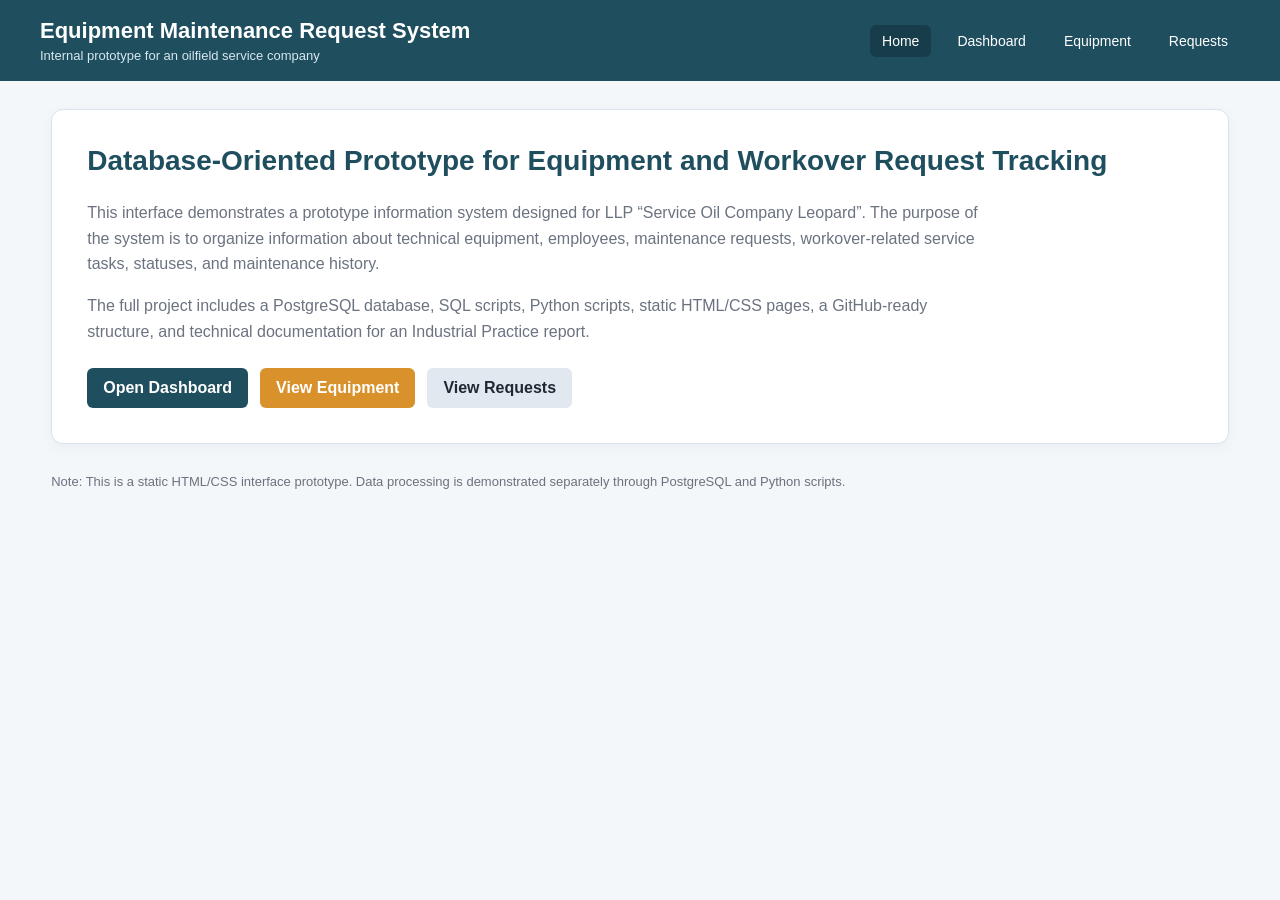
<file: interface/index.html>
<!DOCTYPE html>
<html lang="en">
<head>
    <meta charset="UTF-8">
    <meta name="viewport" content="width=device-width, initial-scale=1.0">
    <title>Equipment Maintenance Request System</title>
    <link rel="stylesheet" href="style.css">
</head>
<body>
    <header class="header">
        <div>
            <h1>Equipment Maintenance Request System</h1>
            <p>Internal prototype for an oilfield service company</p>
        </div>
        <nav class="nav">
            <a class="active" href="index.html">Home</a>
            <a href="dashboard.html">Dashboard</a>
            <a href="equipment.html">Equipment</a>
            <a href="requests.html">Requests</a>
        </nav>
    </header>

    <main class="container">
        <section class="hero">
            <h2>Database-Oriented Prototype for Equipment and Workover Request Tracking</h2>
            <p>
                This interface demonstrates a prototype information system designed for LLP “Service Oil Company Leopard”.
                The purpose of the system is to organize information about technical equipment, employees,
                maintenance requests, workover-related service tasks, statuses, and maintenance history.
            </p>
            <p>
                The full project includes a PostgreSQL database, SQL scripts, Python scripts, static HTML/CSS pages,
                a GitHub-ready structure, and technical documentation for an Industrial Practice report.
            </p>
            <div class="button-row">
                <a class="button" href="dashboard.html">Open Dashboard</a>
                <a class="button secondary" href="equipment.html">View Equipment</a>
                <a class="button light" href="requests.html">View Requests</a>
            </div>
        </section>

        <p class="footer-note">
            Note: This is a static HTML/CSS interface prototype. Data processing is demonstrated separately through PostgreSQL and Python scripts.
        </p>
    </main>
</body>
</html>
</file>
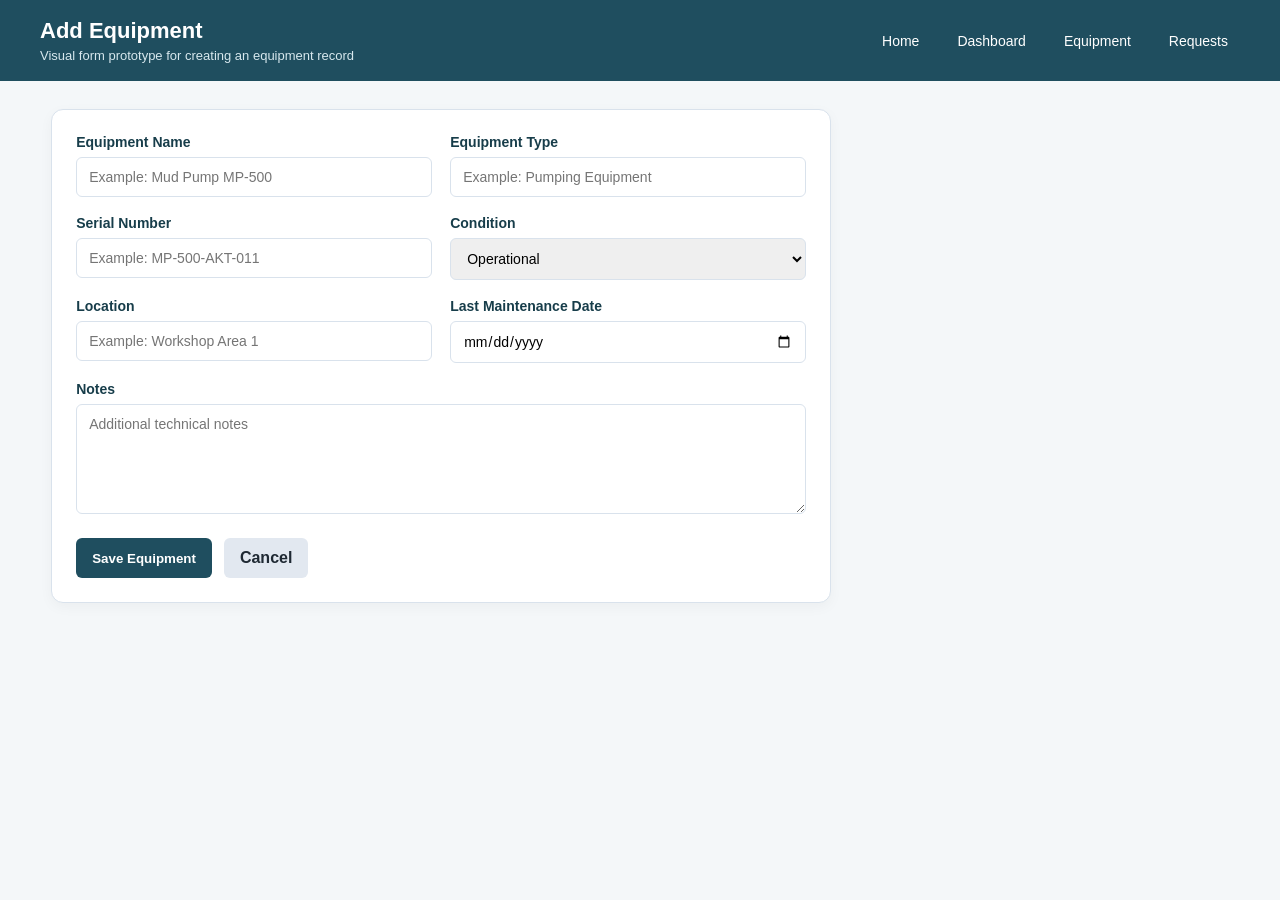
<file: interface/add_equipment.html>
<!DOCTYPE html>
<html lang="en">
<head>
    <meta charset="UTF-8">
    <meta name="viewport" content="width=device-width, initial-scale=1.0">
    <title>Add Equipment</title>
    <link rel="stylesheet" href="style.css">
</head>
<body>
    <header class="header">
        <div>
            <h1>Add Equipment</h1>
            <p>Visual form prototype for creating an equipment record</p>
        </div>
        <nav class="nav">
            <a href="index.html">Home</a>
            <a href="dashboard.html">Dashboard</a>
            <a href="equipment.html">Equipment</a>
            <a href="requests.html">Requests</a>
        </nav>
    </header>

    <main class="container">
        <section class="form-card">
            <form>
                <div class="form-grid">
                    <div class="form-group">
                        <label for="name">Equipment Name</label>
                        <input type="text" id="name" placeholder="Example: Mud Pump MP-500">
                    </div>
                    <div class="form-group">
                        <label for="type">Equipment Type</label>
                        <input type="text" id="type" placeholder="Example: Pumping Equipment">
                    </div>
                    <div class="form-group">
                        <label for="serial">Serial Number</label>
                        <input type="text" id="serial" placeholder="Example: MP-500-AKT-011">
                    </div>
                    <div class="form-group">
                        <label for="condition">Condition</label>
                        <select id="condition">
                            <option>Operational</option>
                            <option>Needs Maintenance</option>
                            <option>Under Repair</option>
                            <option>Out of Service</option>
                        </select>
                    </div>
                    <div class="form-group">
                        <label for="location">Location</label>
                        <input type="text" id="location" placeholder="Example: Workshop Area 1">
                    </div>
                    <div class="form-group">
                        <label for="date">Last Maintenance Date</label>
                        <input type="date" id="date">
                    </div>
                    <div class="form-group full">
                        <label for="notes">Notes</label>
                        <textarea id="notes" placeholder="Additional technical notes"></textarea>
                    </div>
                </div>
                <div class="button-row">
                    <button class="button" type="button">Save Equipment</button>
                    <a class="button light" href="equipment.html">Cancel</a>
                </div>
            </form>
        </section>
    </main>
</body>
</html>
</file>
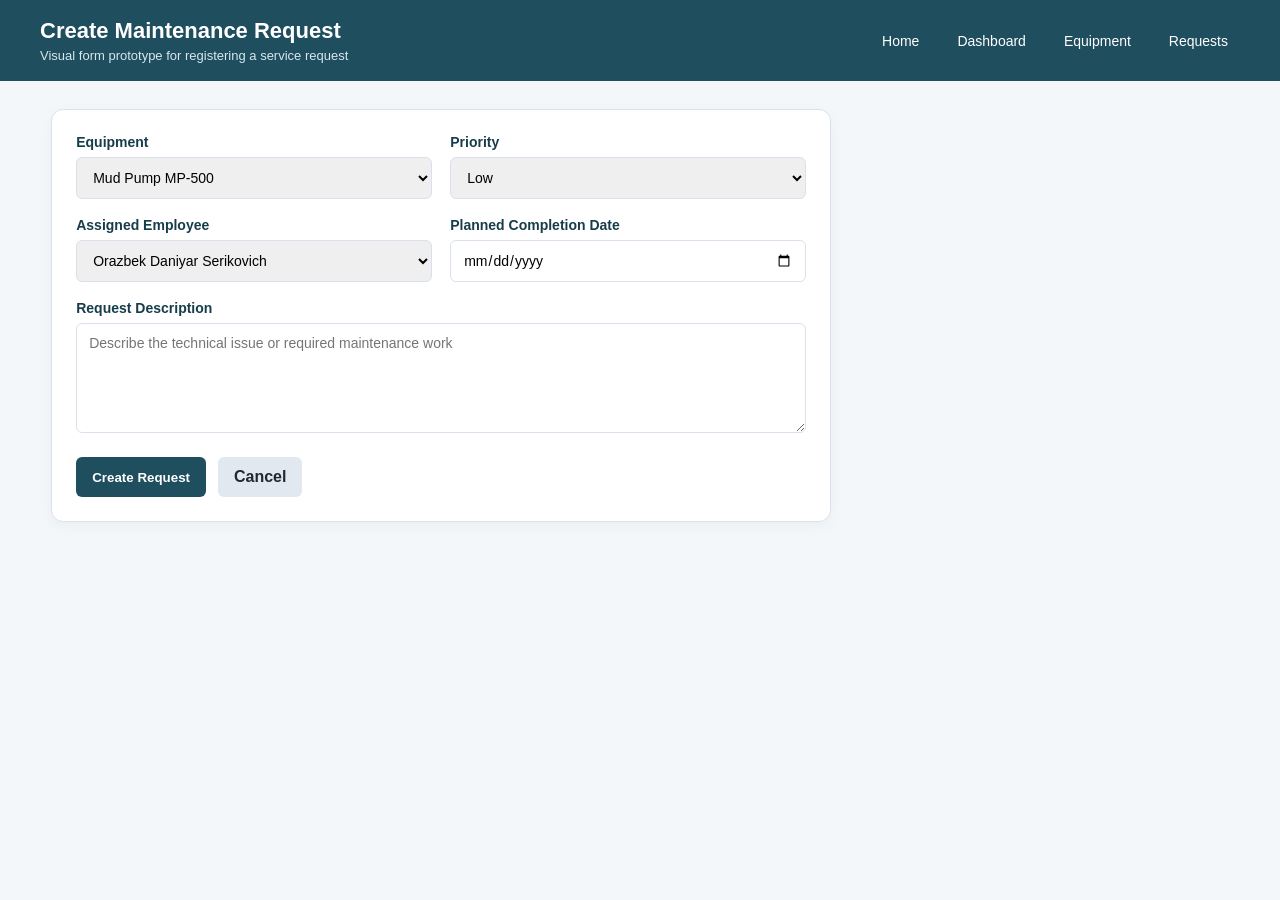
<file: interface/create_request.html>
<!DOCTYPE html>
<html lang="en">
<head>
    <meta charset="UTF-8">
    <meta name="viewport" content="width=device-width, initial-scale=1.0">
    <title>Create Request</title>
    <link rel="stylesheet" href="style.css">
</head>
<body>
    <header class="header">
        <div>
            <h1>Create Maintenance Request</h1>
            <p>Visual form prototype for registering a service request</p>
        </div>
        <nav class="nav">
            <a href="index.html">Home</a>
            <a href="dashboard.html">Dashboard</a>
            <a href="equipment.html">Equipment</a>
            <a href="requests.html">Requests</a>
        </nav>
    </header>

    <main class="container">
        <section class="form-card">
            <form>
                <div class="form-grid">
                    <div class="form-group">
                        <label for="equipment">Equipment</label>
                        <select id="equipment">
                            <option>Mud Pump MP-500</option>
                            <option>Workover Rig WR-75</option>
                            <option>Blowout Preventer BOP-180</option>
                            <option>Diesel Generator DG-300</option>
                        </select>
                    </div>
                    <div class="form-group">
                        <label for="priority">Priority</label>
                        <select id="priority">
                            <option>Low</option>
                            <option>Medium</option>
                            <option>High</option>
                            <option>Critical</option>
                        </select>
                    </div>
                    <div class="form-group">
                        <label for="assigned">Assigned Employee</label>
                        <select id="assigned">
                            <option>Orazbek Daniyar Serikovich</option>
                            <option>Smagulov Alibek Kanatovich</option>
                            <option>Sultangaliev Adilzhan Ruslanovich</option>
                        </select>
                    </div>
                    <div class="form-group">
                        <label for="planned">Planned Completion Date</label>
                        <input type="date" id="planned">
                    </div>
                    <div class="form-group full">
                        <label for="description">Request Description</label>
                        <textarea id="description" placeholder="Describe the technical issue or required maintenance work"></textarea>
                    </div>
                </div>
                <div class="button-row">
                    <button class="button" type="button">Create Request</button>
                    <a class="button light" href="requests.html">Cancel</a>
                </div>
            </form>
        </section>
    </main>
</body>
</html>
</file>
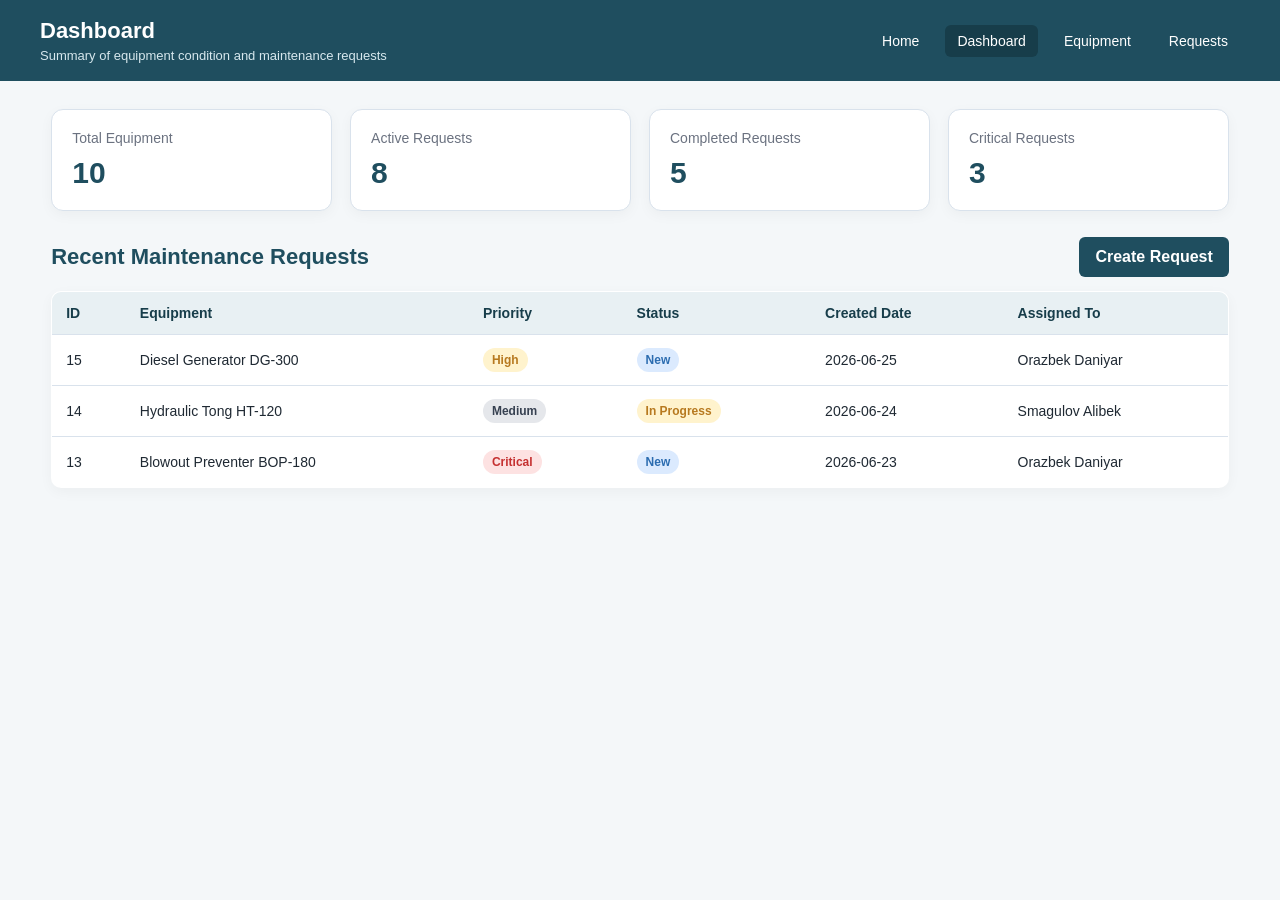
<file: interface/dashboard.html>
<!DOCTYPE html>
<html lang="en">
<head>
    <meta charset="UTF-8">
    <meta name="viewport" content="width=device-width, initial-scale=1.0">
    <title>Dashboard</title>
    <link rel="stylesheet" href="style.css">
</head>
<body>
    <header class="header">
        <div>
            <h1>Dashboard</h1>
            <p>Summary of equipment condition and maintenance requests</p>
        </div>
        <nav class="nav">
            <a href="index.html">Home</a>
            <a class="active" href="dashboard.html">Dashboard</a>
            <a href="equipment.html">Equipment</a>
            <a href="requests.html">Requests</a>
        </nav>
    </header>

    <main class="container">
        <section class="grid">
            <div class="card">
                <div class="card-title">Total Equipment</div>
                <div class="card-value">10</div>
            </div>
            <div class="card">
                <div class="card-title">Active Requests</div>
                <div class="card-value">8</div>
            </div>
            <div class="card">
                <div class="card-title">Completed Requests</div>
                <div class="card-value">5</div>
            </div>
            <div class="card">
                <div class="card-title">Critical Requests</div>
                <div class="card-value">3</div>
            </div>
        </section>

        <section class="section-title">
            <h2>Recent Maintenance Requests</h2>
            <a class="button" href="create_request.html">Create Request</a>
        </section>

        <table>
            <thead>
                <tr>
                    <th>ID</th>
                    <th>Equipment</th>
                    <th>Priority</th>
                    <th>Status</th>
                    <th>Created Date</th>
                    <th>Assigned To</th>
                </tr>
            </thead>
            <tbody>
                <tr>
                    <td>15</td>
                    <td>Diesel Generator DG-300</td>
                    <td><span class="badge warning">High</span></td>
                    <td><span class="badge info">New</span></td>
                    <td>2026-06-25</td>
                    <td>Orazbek Daniyar</td>
                </tr>
                <tr>
                    <td>14</td>
                    <td>Hydraulic Tong HT-120</td>
                    <td><span class="badge neutral">Medium</span></td>
                    <td><span class="badge warning">In Progress</span></td>
                    <td>2026-06-24</td>
                    <td>Smagulov Alibek</td>
                </tr>
                <tr>
                    <td>13</td>
                    <td>Blowout Preventer BOP-180</td>
                    <td><span class="badge danger">Critical</span></td>
                    <td><span class="badge info">New</span></td>
                    <td>2026-06-23</td>
                    <td>Orazbek Daniyar</td>
                </tr>
            </tbody>
        </table>
    </main>
</body>
</html>
</file>
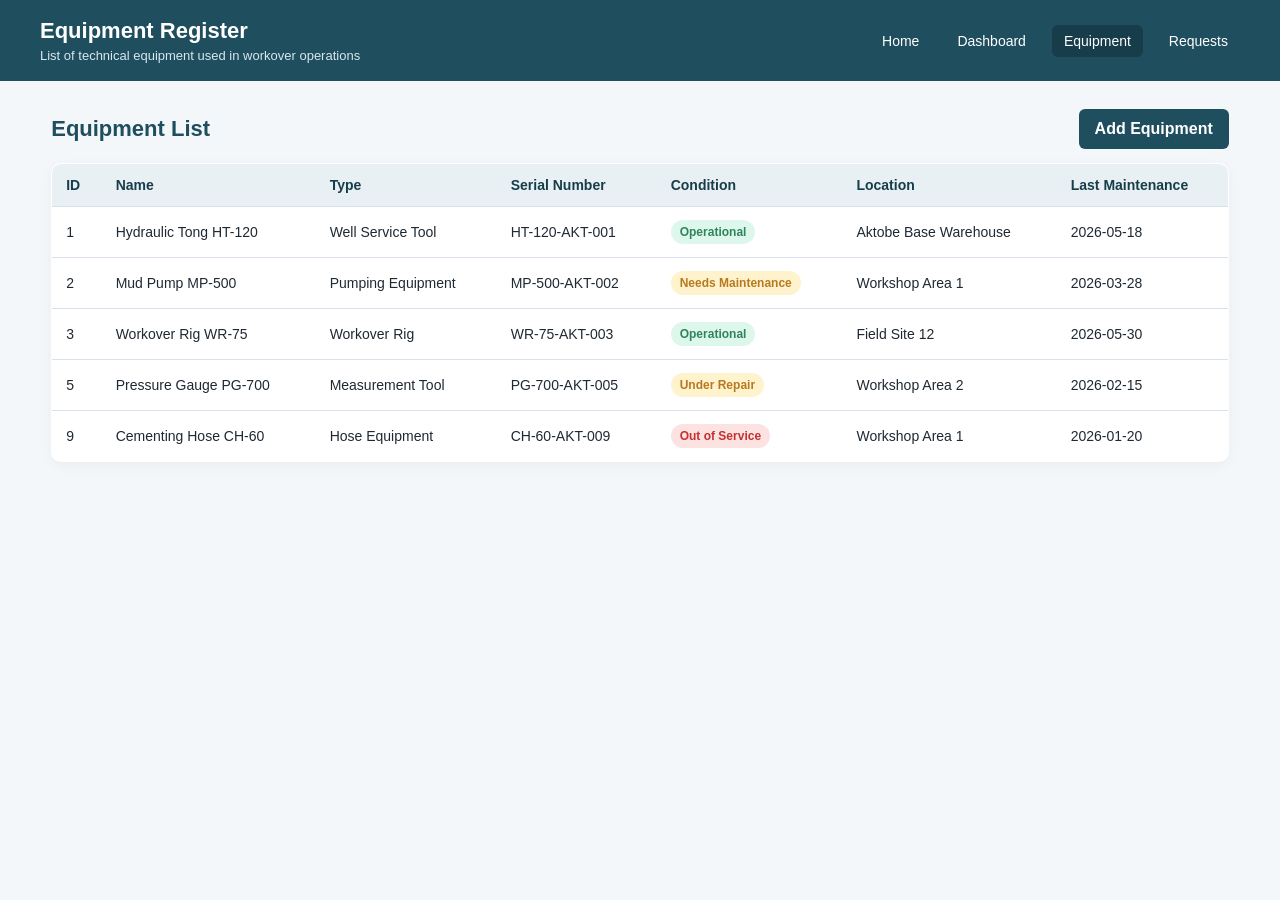
<file: interface/equipment.html>
<!DOCTYPE html>
<html lang="en">
<head>
    <meta charset="UTF-8">
    <meta name="viewport" content="width=device-width, initial-scale=1.0">
    <title>Equipment</title>
    <link rel="stylesheet" href="style.css">
</head>
<body>
    <header class="header">
        <div>
            <h1>Equipment Register</h1>
            <p>List of technical equipment used in workover operations</p>
        </div>
        <nav class="nav">
            <a href="index.html">Home</a>
            <a href="dashboard.html">Dashboard</a>
            <a class="active" href="equipment.html">Equipment</a>
            <a href="requests.html">Requests</a>
        </nav>
    </header>

    <main class="container">
        <section class="section-title">
            <h2>Equipment List</h2>
            <a class="button" href="add_equipment.html">Add Equipment</a>
        </section>

        <table>
            <thead>
                <tr>
                    <th>ID</th>
                    <th>Name</th>
                    <th>Type</th>
                    <th>Serial Number</th>
                    <th>Condition</th>
                    <th>Location</th>
                    <th>Last Maintenance</th>
                </tr>
            </thead>
            <tbody>
                <tr>
                    <td>1</td>
                    <td>Hydraulic Tong HT-120</td>
                    <td>Well Service Tool</td>
                    <td>HT-120-AKT-001</td>
                    <td><span class="badge success">Operational</span></td>
                    <td>Aktobe Base Warehouse</td>
                    <td>2026-05-18</td>
                </tr>
                <tr>
                    <td>2</td>
                    <td>Mud Pump MP-500</td>
                    <td>Pumping Equipment</td>
                    <td>MP-500-AKT-002</td>
                    <td><span class="badge warning">Needs Maintenance</span></td>
                    <td>Workshop Area 1</td>
                    <td>2026-03-28</td>
                </tr>
                <tr>
                    <td>3</td>
                    <td>Workover Rig WR-75</td>
                    <td>Workover Rig</td>
                    <td>WR-75-AKT-003</td>
                    <td><span class="badge success">Operational</span></td>
                    <td>Field Site 12</td>
                    <td>2026-05-30</td>
                </tr>
                <tr>
                    <td>5</td>
                    <td>Pressure Gauge PG-700</td>
                    <td>Measurement Tool</td>
                    <td>PG-700-AKT-005</td>
                    <td><span class="badge warning">Under Repair</span></td>
                    <td>Workshop Area 2</td>
                    <td>2026-02-15</td>
                </tr>
                <tr>
                    <td>9</td>
                    <td>Cementing Hose CH-60</td>
                    <td>Hose Equipment</td>
                    <td>CH-60-AKT-009</td>
                    <td><span class="badge danger">Out of Service</span></td>
                    <td>Workshop Area 1</td>
                    <td>2026-01-20</td>
                </tr>
            </tbody>
        </table>
    </main>
</body>
</html>
</file>
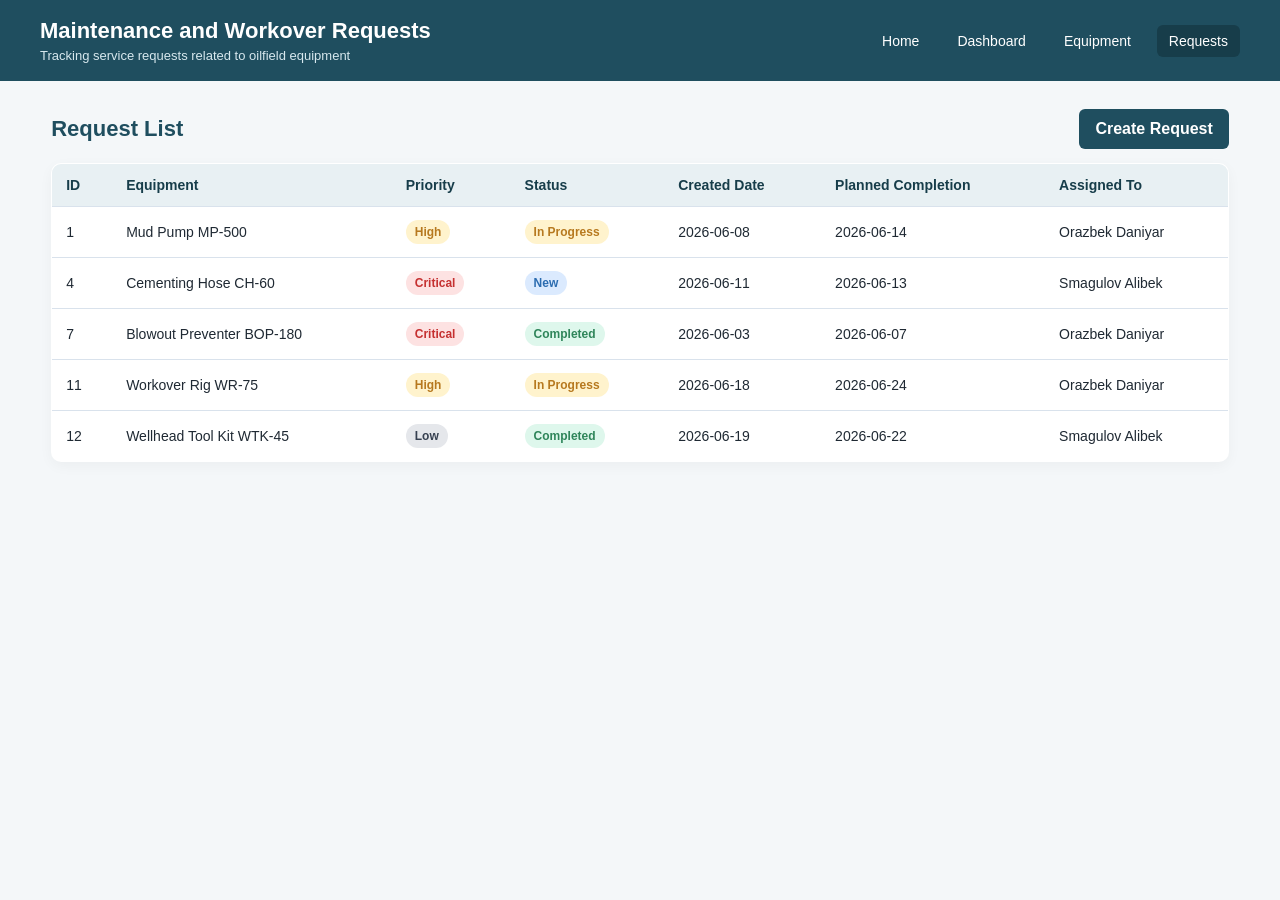
<file: interface/requests.html>
<!DOCTYPE html>
<html lang="en">
<head>
    <meta charset="UTF-8">
    <meta name="viewport" content="width=device-width, initial-scale=1.0">
    <title>Requests</title>
    <link rel="stylesheet" href="style.css">
</head>
<body>
    <header class="header">
        <div>
            <h1>Maintenance and Workover Requests</h1>
            <p>Tracking service requests related to oilfield equipment</p>
        </div>
        <nav class="nav">
            <a href="index.html">Home</a>
            <a href="dashboard.html">Dashboard</a>
            <a href="equipment.html">Equipment</a>
            <a class="active" href="requests.html">Requests</a>
        </nav>
    </header>

    <main class="container">
        <section class="section-title">
            <h2>Request List</h2>
            <a class="button" href="create_request.html">Create Request</a>
        </section>

        <table>
            <thead>
                <tr>
                    <th>ID</th>
                    <th>Equipment</th>
                    <th>Priority</th>
                    <th>Status</th>
                    <th>Created Date</th>
                    <th>Planned Completion</th>
                    <th>Assigned To</th>
                </tr>
            </thead>
            <tbody>
                <tr>
                    <td>1</td>
                    <td>Mud Pump MP-500</td>
                    <td><span class="badge warning">High</span></td>
                    <td><span class="badge warning">In Progress</span></td>
                    <td>2026-06-08</td>
                    <td>2026-06-14</td>
                    <td>Orazbek Daniyar</td>
                </tr>
                <tr>
                    <td>4</td>
                    <td>Cementing Hose CH-60</td>
                    <td><span class="badge danger">Critical</span></td>
                    <td><span class="badge info">New</span></td>
                    <td>2026-06-11</td>
                    <td>2026-06-13</td>
                    <td>Smagulov Alibek</td>
                </tr>
                <tr>
                    <td>7</td>
                    <td>Blowout Preventer BOP-180</td>
                    <td><span class="badge danger">Critical</span></td>
                    <td><span class="badge success">Completed</span></td>
                    <td>2026-06-03</td>
                    <td>2026-06-07</td>
                    <td>Orazbek Daniyar</td>
                </tr>
                <tr>
                    <td>11</td>
                    <td>Workover Rig WR-75</td>
                    <td><span class="badge warning">High</span></td>
                    <td><span class="badge warning">In Progress</span></td>
                    <td>2026-06-18</td>
                    <td>2026-06-24</td>
                    <td>Orazbek Daniyar</td>
                </tr>
                <tr>
                    <td>12</td>
                    <td>Wellhead Tool Kit WTK-45</td>
                    <td><span class="badge neutral">Low</span></td>
                    <td><span class="badge success">Completed</span></td>
                    <td>2026-06-19</td>
                    <td>2026-06-22</td>
                    <td>Smagulov Alibek</td>
                </tr>
            </tbody>
        </table>
    </main>
</body>
</html>
</file>
<file: interface/style.css>
/*
   style.css
   Static interface prototype for the Equipment Maintenance and Workover
   Request Tracking System.
*/

:root {
    --primary: #1f4e5f;
    --primary-dark: #173d4a;
    --accent: #d9912b;
    --background: #f4f7f9;
    --card: #ffffff;
    --text: #1f2933;
    --muted: #6b7280;
    --border: #d9e2ec;
    --success: #2f855a;
    --warning: #b7791f;
    --danger: #c53030;
    --info: #2b6cb0;
}

* {
    box-sizing: border-box;
}

body {
    margin: 0;
    font-family: Arial, sans-serif;
    background: var(--background);
    color: var(--text);
}

.header {
    background: var(--primary);
    color: white;
    padding: 18px 40px;
    display: flex;
    align-items: center;
    justify-content: space-between;
}

.header h1 {
    margin: 0;
    font-size: 22px;
    font-weight: 700;
}

.header p {
    margin: 4px 0 0;
    color: #d7e8ee;
    font-size: 13px;
}

.nav {
    display: flex;
    gap: 14px;
    flex-wrap: wrap;
}

.nav a {
    color: white;
    text-decoration: none;
    padding: 8px 12px;
    border-radius: 6px;
    font-size: 14px;
}

.nav a:hover,
.nav a.active {
    background: var(--primary-dark);
}

.container {
    width: 92%;
    max-width: 1200px;
    margin: 28px auto;
}

.hero {
    background: var(--card);
    padding: 35px;
    border-radius: 12px;
    border: 1px solid var(--border);
    box-shadow: 0 4px 14px rgba(0, 0, 0, 0.04);
}

.hero h2 {
    margin-top: 0;
    font-size: 28px;
    color: var(--primary);
}

.hero p {
    line-height: 1.6;
    color: var(--muted);
    max-width: 900px;
}

.button-row {
    display: flex;
    gap: 12px;
    margin-top: 24px;
    flex-wrap: wrap;
}

.button {
    display: inline-block;
    padding: 11px 16px;
    background: var(--primary);
    color: white;
    text-decoration: none;
    border-radius: 6px;
    font-weight: 600;
    border: none;
}

.button.secondary {
    background: var(--accent);
}

.button.light {
    background: #e2e8f0;
    color: var(--text);
}

.grid {
    display: grid;
    grid-template-columns: repeat(4, 1fr);
    gap: 18px;
    margin-bottom: 26px;
}

.card {
    background: var(--card);
    border: 1px solid var(--border);
    border-radius: 12px;
    padding: 20px;
    box-shadow: 0 4px 14px rgba(0, 0, 0, 0.04);
}

.card-title {
    color: var(--muted);
    font-size: 14px;
    margin-bottom: 10px;
}

.card-value {
    font-size: 30px;
    font-weight: 700;
    color: var(--primary);
}

.section-title {
    display: flex;
    justify-content: space-between;
    align-items: center;
    margin: 26px 0 14px;
}

.section-title h2 {
    margin: 0;
    color: var(--primary);
    font-size: 22px;
}

table {
    width: 100%;
    border-collapse: collapse;
    background: var(--card);
    border: 1px solid var(--border);
    border-radius: 10px;
    overflow: hidden;
    box-shadow: 0 4px 14px rgba(0, 0, 0, 0.04);
}

th,
td {
    padding: 13px 14px;
    border-bottom: 1px solid var(--border);
    text-align: left;
    font-size: 14px;
}

th {
    background: #e8f0f3;
    color: var(--primary-dark);
    font-weight: 700;
}

tr:last-child td {
    border-bottom: none;
}

.badge {
    display: inline-block;
    padding: 5px 9px;
    border-radius: 20px;
    font-size: 12px;
    font-weight: 700;
}

.badge.success {
    background: #def7ec;
    color: var(--success);
}

.badge.warning {
    background: #fff3cd;
    color: var(--warning);
}

.badge.danger {
    background: #fde2e2;
    color: var(--danger);
}

.badge.info {
    background: #dbeafe;
    color: var(--info);
}

.badge.neutral {
    background: #e5e7eb;
    color: #374151;
}

.form-card {
    background: var(--card);
    border: 1px solid var(--border);
    border-radius: 12px;
    padding: 24px;
    box-shadow: 0 4px 14px rgba(0, 0, 0, 0.04);
    max-width: 780px;
}

.form-grid {
    display: grid;
    grid-template-columns: repeat(2, 1fr);
    gap: 18px;
}

.form-group {
    display: flex;
    flex-direction: column;
    gap: 7px;
}

.form-group.full {
    grid-column: 1 / -1;
}

label {
    font-weight: 700;
    color: var(--primary-dark);
    font-size: 14px;
}

input,
select,
textarea {
    padding: 11px 12px;
    border: 1px solid var(--border);
    border-radius: 6px;
    font-size: 14px;
    font-family: Arial, sans-serif;
}

textarea {
    min-height: 110px;
    resize: vertical;
}

.footer-note {
    margin-top: 30px;
    color: var(--muted);
    font-size: 13px;
}

@media (max-width: 900px) {
    .header {
        flex-direction: column;
        align-items: flex-start;
        gap: 14px;
    }

    .grid {
        grid-template-columns: repeat(2, 1fr);
    }
}

@media (max-width: 640px) {
    .grid,
    .form-grid {
        grid-template-columns: 1fr;
    }

    table {
        font-size: 12px;
    }

    th,
    td {
        padding: 10px;
    }
}
</file>
